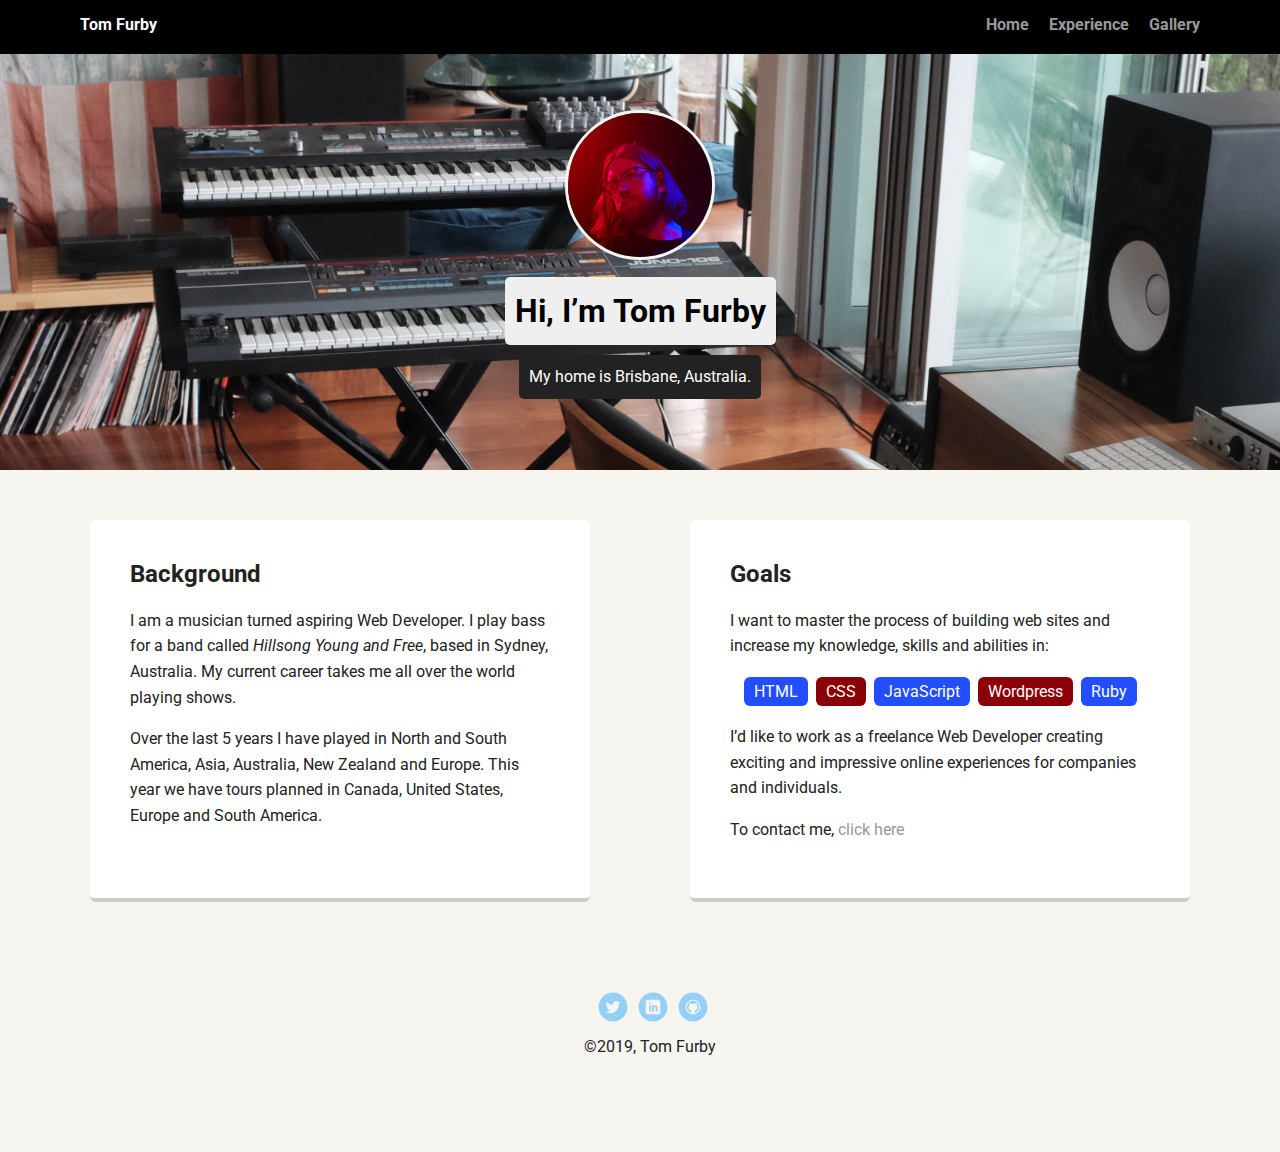
<file: index.html>
<!doctype html>
<html lang="en">
<head>
  <meta charset="utf-8">
  <title>Tom Furby's Profile</title>
  <meta name="viewport" content="width=device-width, initial-scale=1.0">
  <link rel="stylesheet" href="styles.css">
  <link href="https://fonts.googleapis.com/css?family=Muli%7CRoboto:400,300,500,700,900" rel="stylesheet"></head>
  <body>

    <div class="main-nav">
        <ul class="nav">
          <li class="name">Tom Furby</li>
          <li><a href="index.html">Home</a></li>
          <li><a href="experience.html">Experience</a></li>
          <li><a href="gallery.html">Gallery</a></li>
        </ul>
    </div>

    <header>
      <img src="images/profile-photo.jpg" alt="Photo of Tom Furby" class="profile-image">
      <h1 class="tag name">Hi, I’m Tom Furby</h1>
      <p class="tag location">My home is Brisbane, Australia.</p>
    </header>

    <main class="flex">
      <div class="card">
        <h2>Background</h2>
        <p>I am a musician turned aspiring Web Developer. I play bass for a band called <em>Hillsong Young and Free</em>, based in Sydney, Australia. My current career takes me all over the world playing shows.  </p>
        <p>Over the last 5 years I have played in North and South America, Asia, Australia, New Zealand and Europe. This year we have tours planned in Canada, United States, Europe and South America. </p>
      </div> 

      <div class="card">
        <h2>Goals</h2>
        <p>I want to master the process of building web sites and increase my knowledge, skills and abilities in:</p>
        <ul class="skills">
          <li>HTML</li>
          <li>CSS</li>
          <li>JavaScript</li>
          <li>Wordpress</li>
          <li>Ruby</li>
        </ul>
        <p>I’d like to work as a freelance Web Developer creating exciting and impressive online experiences for companies and individuals.</p>
        <p>To contact me, <a href="mailto:tsfurby@gmail.com?subject=Hi">click here</a></p>
      </div> 

    </main>
    <footer>
      <ul>
        <li><a href="https://twitter.com/tomfurby" class="social twitter" target="_blank">Twitter</a></li>
        <li><a href="https://www.linkedin.com/in/tomfurby/" class="social linkedin" target="_blank">LinkedIn</a></li>
        <li><a href="https://github.com/tomfurby" class="social github" target="_blank">Github</a></li>
      </ul>
      <p class="copyright">&copy;2019, Tom Furby</p>
    </footer>
  </body>
  </html>
</file>
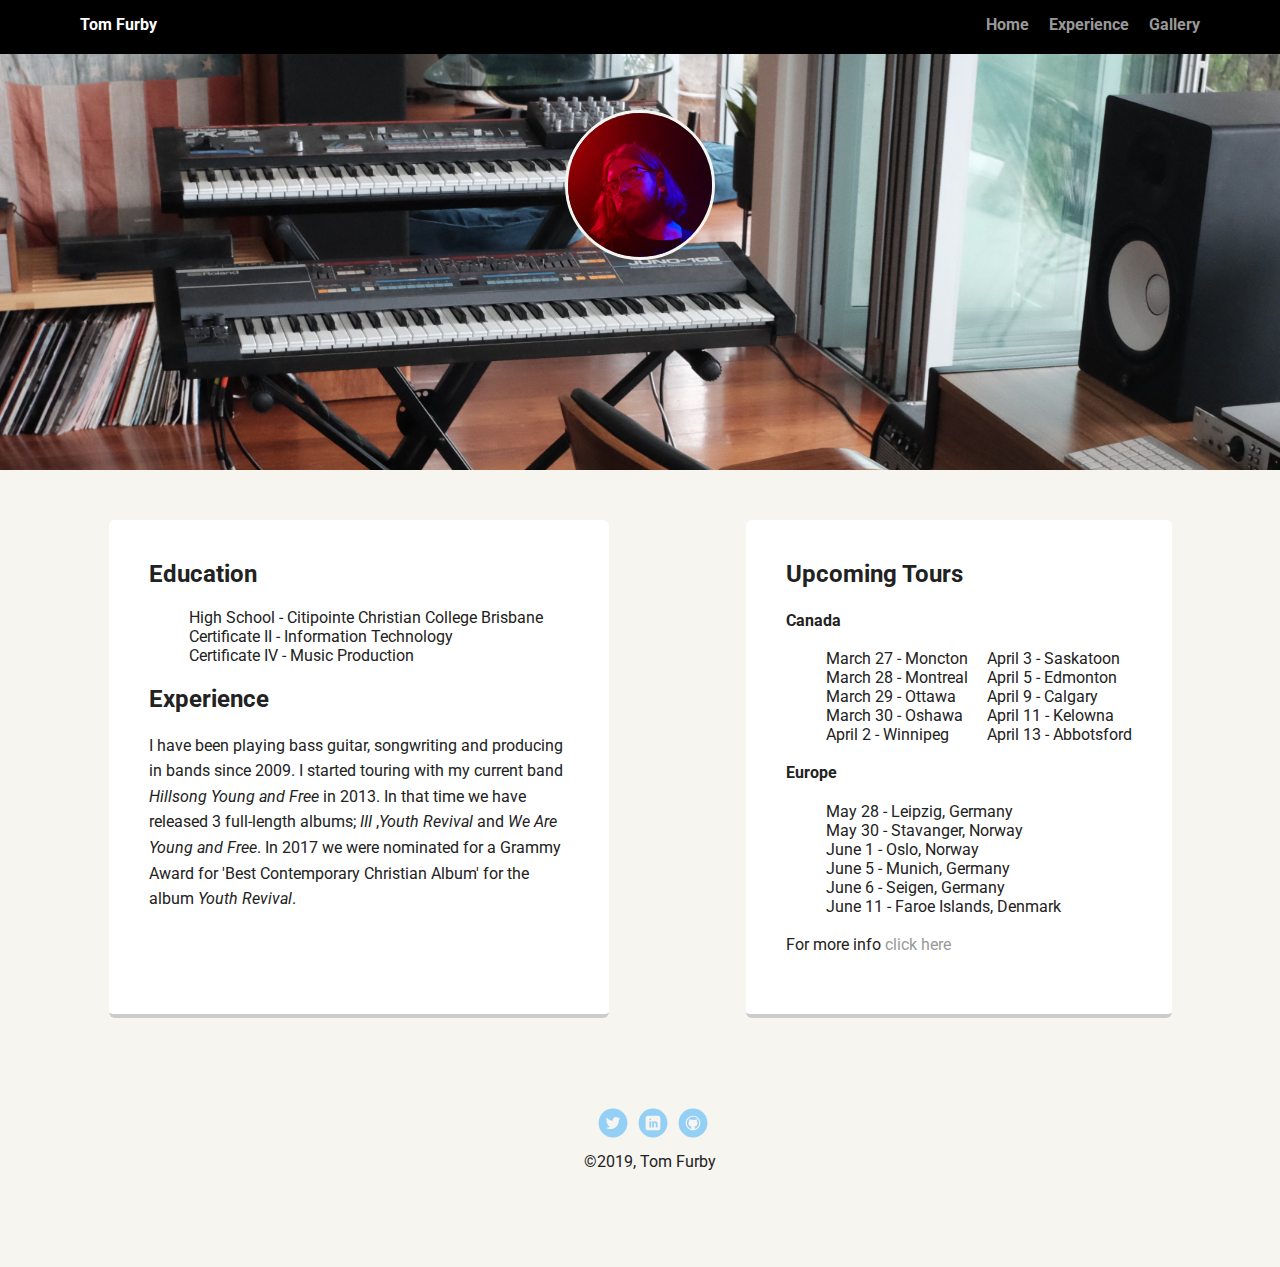
<file: experience.html>
<!doctype html>
<html lang="en">
<head>
  <meta charset="utf-8">
  <title>Tom Furby's Profile</title>
  <meta name="viewport" content="width=device-width, initial-scale=1.0">
  <link rel="stylesheet" href="styles.css">
  <link href="https://fonts.googleapis.com/css?family=Muli%7CRoboto:400,300,500,700,900" rel="stylesheet"></head>
  <body>

    <div class="main-nav">
        <ul class="nav">
          <li class="name">Tom Furby</li>
          <li><a href="index.html">Home</a></li>
          <li><a href="experience.html">Experience</a></li>
          <li><a href="gallery.html">Gallery</a></li>
        </ul>
    </div>

    <header>
      <img src="images/profile-photo.jpg" alt="Photo of Tom Furby" class="profile-image">
    </header>

    <main class="flex">
      <div class="card">
        <h2>Education</h2>
        <ul style="list-style: none;">
          <li>High School - Citipointe Christian College Brisbane</li>
          <li>Certificate II - Information Technology</li>
          <li>Certificate IV - Music Production</li>
        </ul> 
        <h2>Experience</h2>
        <p>I have been playing bass guitar, songwriting and producing in bands since 2009. I started touring with my current band <em>Hillsong Young and Free</em> in 2013. In that time we have released 3 full-length albums; <em>III</em> ,<em>Youth Revival</em> and <em>We Are Young and Free</em>. In 2017 we were nominated for a Grammy Award for 'Best Contemporary Christian Album' for the album <em>Youth Revival</em>. </p>
      </div> 

      <div class="card">
        <h2>Upcoming Tours</h2>
        <p><strong>Canada</strong></p>
        <ul style="list-style: none;" class="list-columns">
          <li>March 27 - Moncton</li>
          <li>March 28 - Montreal</li>
          <li>March 29 - Ottawa</li>
          <li>March 30 - Oshawa</li>
          <li>April 2 - Winnipeg</li>
          <li>April 3 - Saskatoon</li>
          <li>April 5 - Edmonton</li>
          <li>April 9 - Calgary</li>
          <li>April 11 - Kelowna</li>
          <li>April 13 - Abbotsford</li>
        </ul>
        <p><strong>Europe</strong></p>
        <ul style="list-style: none;">
          <li>May 28 - Leipzig, Germany</li>
          <li>May 30 - Stavanger, Norway</li>
          <li>June 1 - Oslo, Norway</li>
          <li>June 5 - Munich, Germany</li>
          <li>June 6 - Seigen, Germany</li>
          <li>June 11 - Faroe Islands, Denmark</li>
        </ul>
        <p>For more info <a href="https://youngandfree.co/tour" target="_blank">click here</a></p>
      </div> 

    </main>
    <footer>
      <ul>
        <li><a href="https://twitter.com/tomfurby" class="social twitter" target="_blank">Twitter</a></li>
        <li><a href="https://www.linkedin.com/in/tomfurby/" class="social linkedin" target="_blank">LinkedIn</a></li>
        <li><a href="https://github.com/tomfurby" class="social github" target="_blank">Github</a></li>
      </ul>
      <p class="copyright">&copy;2019, Tom Furby</p>
    </footer>
  </body>
  </html>
</file>
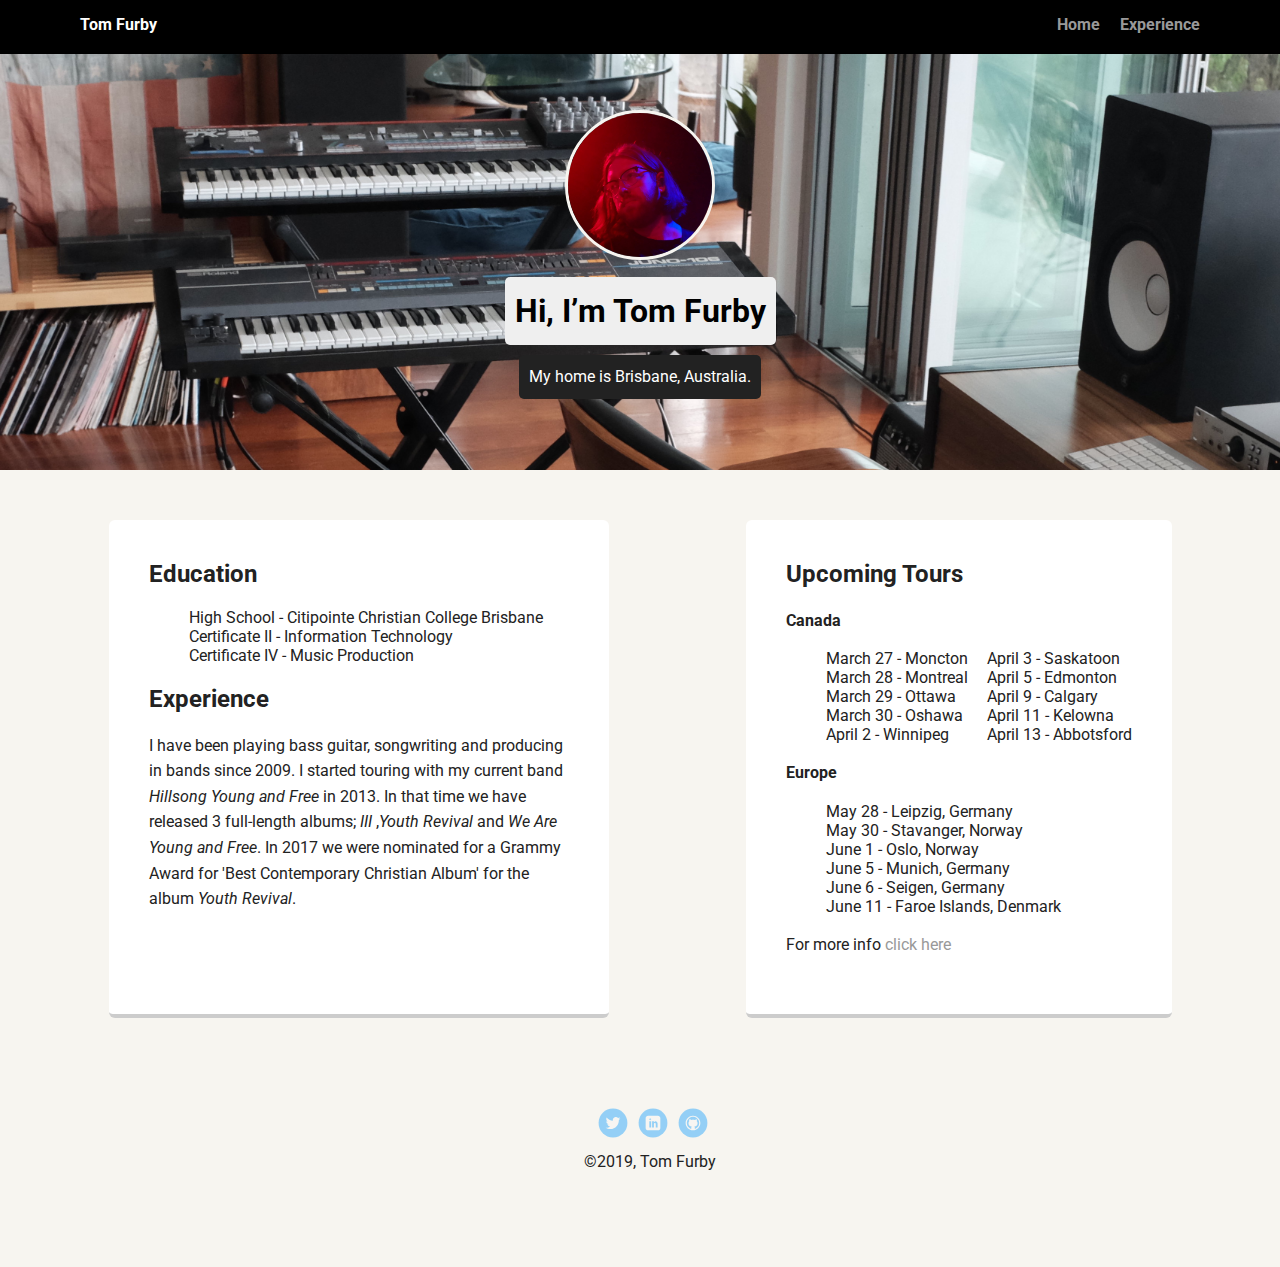
<file: pages/experience.html>
<!doctype html>
<html lang="en">
<head>
  <meta charset="utf-8">
  <title>Tom Furby's Profile</title>
  <meta name="viewport" content="width=device-width, initial-scale=1.0">
  <link rel="stylesheet" href="../styles.css">
  <link href="https://fonts.googleapis.com/css?family=Muli%7CRoboto:400,300,500,700,900" rel="stylesheet"></head>
  <body>

    <div class="main-nav">
        <ul class="nav">
          <li class="name">Tom Furby</li>
          <li><a href="../index.html">Home</a></li>
          <li><a href="experience.html">Experience</a></li>
        </ul>
    </div>

    <header>
      <img src="../images/profile-photo.jpg" alt="Photo of Tom Furby" class="profile-image">
      <h1 class="tag name">Hi, I’m Tom Furby</h1>
      <p class="tag location">My home is Brisbane, Australia.</p>
    </header>

    <main class="flex">
      <div class="card">
        <h2>Education</h2>
        <ul style="list-style: none;">
          <li>High School - Citipointe Christian College Brisbane</li>
          <li>Certificate II - Information Technology</li>
          <li>Certificate IV - Music Production</li>
        </ul> 
        <h2>Experience</h2>
        <p>I have been playing bass guitar, songwriting and producing in bands since 2009. I started touring with my current band <em>Hillsong Young and Free</em> in 2013. In that time we have released 3 full-length albums; <em>III</em> ,<em>Youth Revival</em> and <em>We Are Young and Free</em>. In 2017 we were nominated for a Grammy Award for 'Best Contemporary Christian Album' for the album <em>Youth Revival</em>. </p>
        <!-- <ul style="list-style: none;">
          <li>Bass Guitar</li>
          <li>Electric Guitar</li>
          <li>Acoustic Guitar</li>
          <li>Drums</li>
          <li>Keyboards</li> -->
        </ul> 
      </div> 

      <div class="card">
        <h2>Upcoming Tours</h2>
        <p><strong>Canada</strong></p>
        <ul style="list-style: none;" class="list-columns">
          <li>March 27 - Moncton</li>
          <li>March 28 - Montreal</li>
          <li>March 29 - Ottawa</li>
          <li>March 30 - Oshawa</li>
          <li>April 2 - Winnipeg</li>
          <li>April 3 - Saskatoon</li>
          <li>April 5 - Edmonton</li>
          <li>April 9 - Calgary</li>
          <li>April 11 - Kelowna</li>
          <li>April 13 - Abbotsford</li>
        </ul>
        <p><strong>Europe</strong></p>
        <ul style="list-style: none;">
          <li>May 28 - Leipzig, Germany</li>
          <li>May 30 - Stavanger, Norway</li>
          <li>June 1 - Oslo, Norway</li>
          <li>June 5 - Munich, Germany</li>
          <li>June 6 - Seigen, Germany</li>
          <li>June 11 - Faroe Islands, Denmark</li>
        </ul>
        <p>For more info <a href="https://youngandfree.co/tour" target="_blank">click here</a></p>
      </div> 

    </main>
    <footer>
      <ul>
        <li><a href="https://twitter.com/tomfurby" class="social twitter">Twitter</a></li>
        <li><a href="https://www.linkedin.com/in/tomfurby/" class="social linkedin">LinkedIn</a></li>
        <li><a href="https://github.com/tomfurby" class="social github">Github</a></li>
      </ul>
      <p class="copyright">&copy;2019, Tom Furby</p>
    </footer>
  </body>
  </html>
</file>
<file: styles.css>
/* Global Layout Set-up */
* { 
  box-sizing: border-box;
}
  
body {
  margin: 0;
  padding: 0;
  text-align: center;
  font-family: 'Roboto', sans-serif;
  color: #222;
  background: #f7f5f0;
}
/* Link Styles */

a {
  text-decoration: none;
  color: #999;
}
a:hover {
  color: #6633ff;
}

/* Section Styles */

.main-nav {
  width: 100%;
  background: black;
  min-height: 30px;
  padding: 10px;
  position: fixed;
  text-align: center;
}
.nav {
  display: flex;
  justify-content: space-around;
  font-weight: 700;
  list-style-type: none;
  margin: 0 auto;
  padding: 0;
}

.nav .name {
    display: block;
    margin-right: auto;
    color: white;
}
.nav li {
  padding: 5px 10px 10px 10px;
}
.nav a {
  transition: all .5s;
}
.nav a:hover {
  color: white
}

header {
  text-align: center;
  background: url('images/studio1.jpg') no-repeat top center ;
  background-size: cover;
  overflow: hidden;
  padding-top: 60px;
}
header {
  line-height: 1.5;
}
header .profile-image {
  margin-top: 50px;
  width: 150px;
  height: 150px;
  border-radius: 50%;
  border: 3px solid #F7F5F0;
  transition: all .5s;
}
header .profile-image:hover {
  transform: scale(1.5) rotate(-5deg);
}
.tag {
  background-color: #efefef;
  color: black;
  padding: 10px;
  border-radius: 5px;
  display: table;
  margin: 10px auto;
} 
.location {
  background-color: #222;
  color: white;
}
.card {
  margin: 30px;
  padding: 20px 40px 40px;
  max-width: 500px;
  text-align: left;
  background: #fff;
  border-bottom: 4px solid #ccc;
  border-radius: 6px;
  transition: all .5s;
}
.card:hover {
  border-color: #ff99ff;
}

ul.skills {
  padding: 0;
  text-align: center;
}

.skills li {
  border-radius: 6px;
  display: inline-block;
  background: #8B0006;
  color: white;
  padding: 5px 10px;
  margin: 2px;
}

.skills li:nth-child(odd) {
  background: #224eff;
}

.list-columns {
  columns: 2;
}

.gallery-images {
  transition: all .5s;
}

.gallery-images:hover {
  transform: scale(1.1);
  transition: all .5s;
  /* border-radius: 50%; */
  border: 3px solid white;
}

footer {
  width: 100%;
  min-height: 30px;
  padding: 20px 0 40px 20px;
}

footer .copyright {
  top: -8px;
  font-size: .75em;
}

footer ul {
  list-style-type: none;
  margin: 0;
  padding: 0;
}

footer ul li {
  display: inline-block;
}

a.social {
  display: inline-block;
  text-indent: -9999px;
  margin-left: 5px;
  width: 30px;
  height: 30px;
  background-size: 30px 30px;
  opacity: .4;
  transition: all .5s;
}
a.twitter {
  background-image: url(images/twitter.svg);
}
a.linkedin {
  background-image: url(images/linkedin.svg);
}
a.github {
  background-image: url(images/github.svg);
}
a.social:hover {
  opacity: 1;
}
.clearfix {
  clear: both;
}

/* Styles for larger screens */
@media screen and (min-width: 720px) {
  
  .flex {
      display: -ms-flexbox;      /* TWEENER - IE 10 */
      display: flex; 
      max-width: 1200px;
      -ms-flex-pack: distribute;
      justify-content: space-around;
      margin: 0 auto;
  }

  header {
    min-height: 470px;
  }

  .nav {
    max-width: 1200px;
    padding: 0 30px;
  }


  main {
    padding-top: 20px;
  }

  main p {
    line-height: 1.6em;
  }

  footer {
    font-size: 1.3em;
    max-width: 1200px;
    margin: 40px auto;
  }

}
</file>
